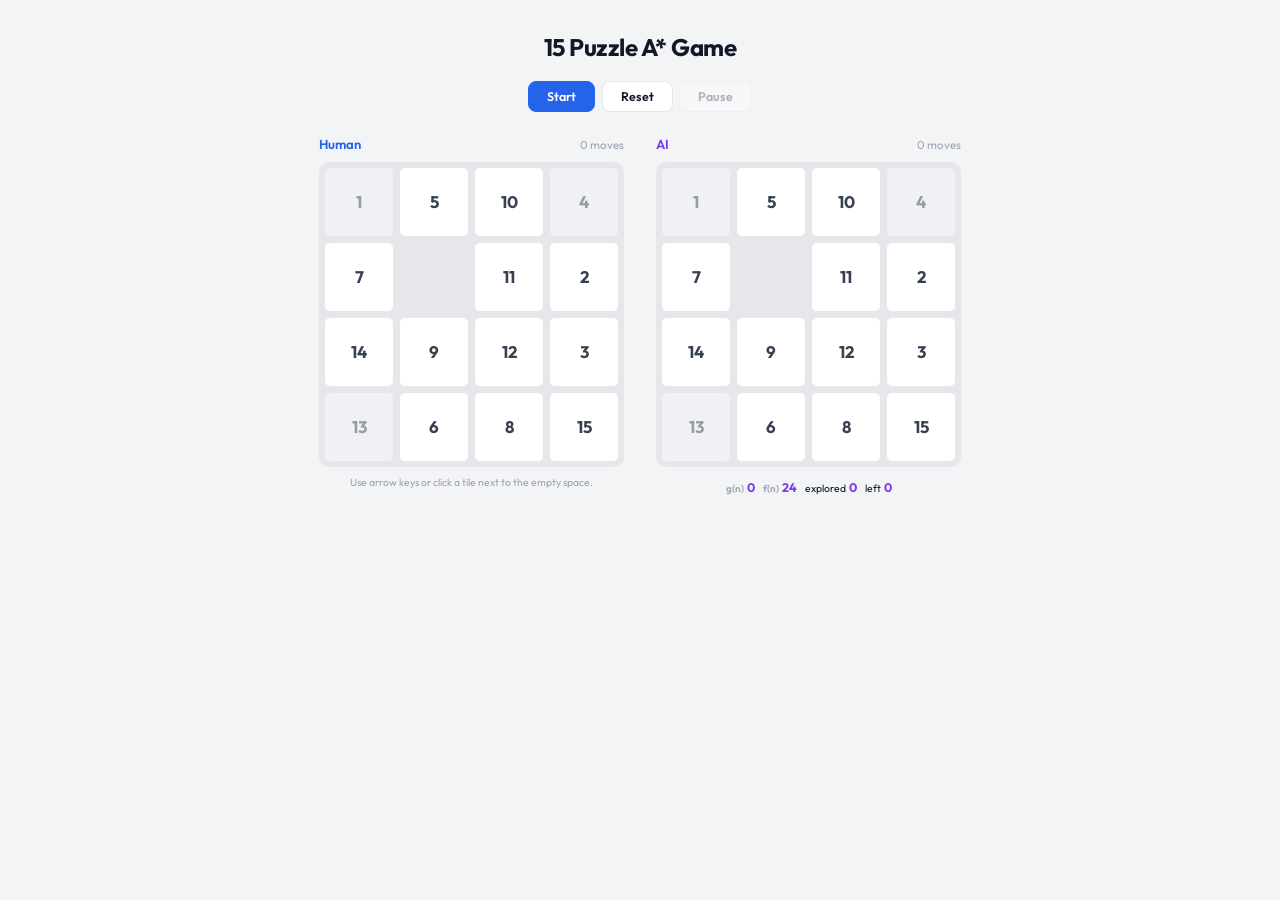
<file: A-star/15 Puzzel Game/index.html>
<!DOCTYPE html>
<html lang="en">
<head>
  <meta charset="UTF-8" />
  <meta name="viewport" content="width=device-width, initial-scale=1.0" />
  <title>15 Puzzle — Human vs AI</title>
  <link rel="stylesheet" href="style.css" />
  <link rel="preconnect" href="https://fonts.googleapis.com" />
  <link href="https://fonts.googleapis.com/css2?family=Outfit:wght@400;500;600;700&display=swap" rel="stylesheet" />
</head>
<body>

  <div class="app">

    <header>
      <h1>15 Puzzle A* Game</h1>
    </header>

    <div class="toolbar">
      <button class="btn primary" id="btn-start">Start</button>
      <button class="btn" id="btn-reset">Reset</button>
      <button class="btn" id="btn-pause" disabled>Pause</button>
    </div>

    <div class="boards">

      <!-- HUMAN -->
      <div class="side">
        <div class="side-head">
          <span class="label human">Human</span>
          <span class="moves" id="human-moves">0 moves</span>
        </div>
        <div class="grid" id="human-board"></div>
        <p class="hint" id="human-hint">Use arrow keys or click a tile next to the empty space.</p>
      </div>

      <!-- AI -->
      <div class="side">
        <div class="side-head">
          <span class="label ai">AI</span>
          <span class="moves" id="ai-moves">0 moves</span>
        </div>
        <div class="grid" id="ai-board"></div>
        <div class="stats">
          <span class="s"><b>g(n)</b> <em id="ai-gn">0</em></span>
          <span class="s"><b>f(n)</b> <em id="ai-fn">0</em></span>
          <span class="s">explored <em id="ai-total">0</em></span>
          <span class="s">left <em id="ai-left">—</em></span>
        </div>
      </div>

    </div>
  </div>

  <!-- MODAL -->
  <div class="overlay" id="overlay">
    <div class="dialog">
      <div class="dialog-emoji" id="d-emoji">🏆</div>
      <h2 id="d-title"></h2>
      <p id="d-sub"></p>
      <div class="dialog-stats" id="d-stats"></div>
      <div class="dialog-btns">
        <button class="btn primary" id="btn-again">Play Again</button>
        <button class="btn" id="btn-close">Close</button>
      </div>
    </div>
  </div>

  <script src="script.js"></script>
</body>
</html>
</file>
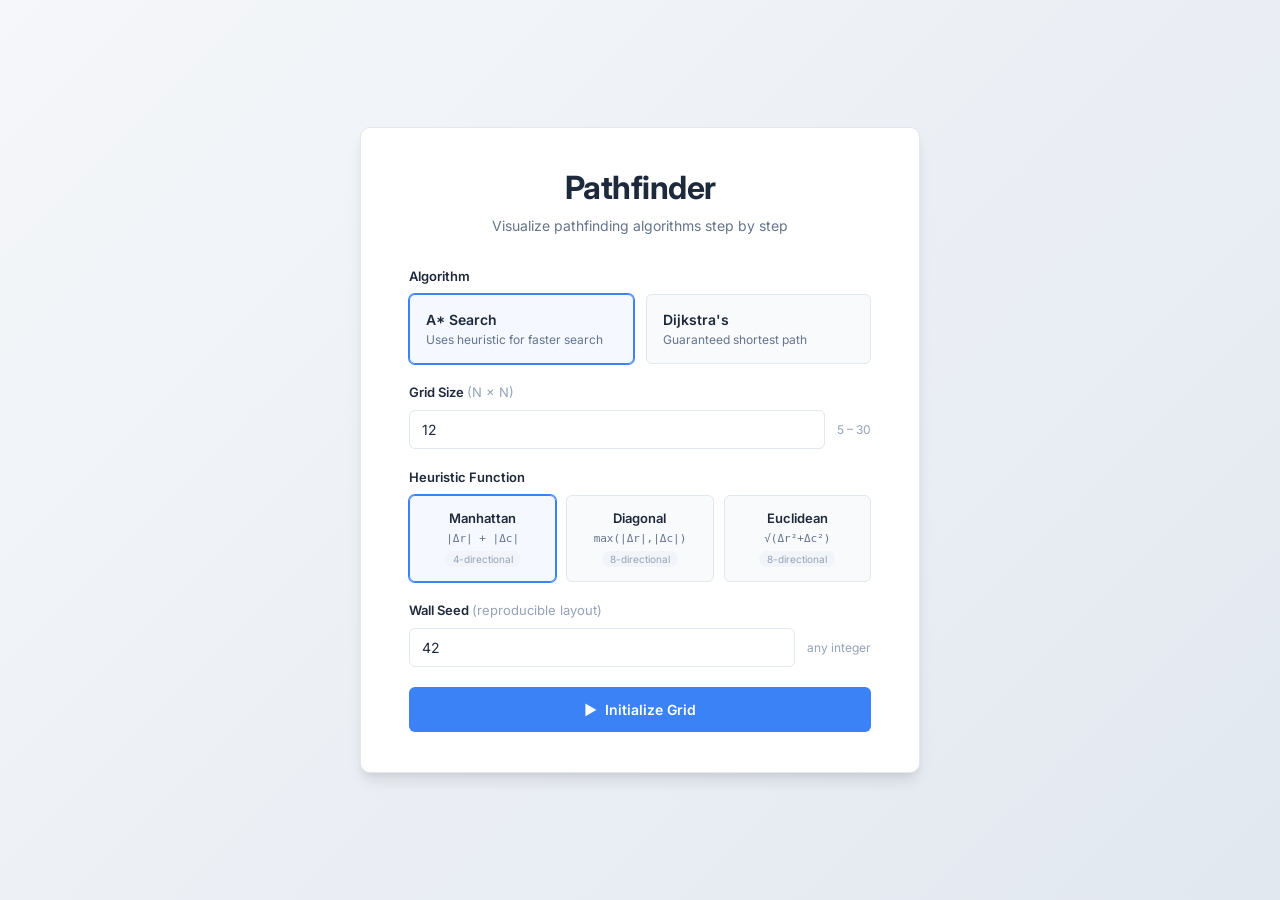
<file: A-star/A-Star Demonstration/index.html>
<!DOCTYPE html>
<html lang="en">
<head>
  <meta charset="UTF-8" />
  <meta name="viewport" content="width=device-width, initial-scale=1.0" />
  <title>Pathfinder Visualizer</title>
  <link rel="preconnect" href="https://fonts.googleapis.com" />
  <link href="https://fonts.googleapis.com/css2?family=Inter:wght@400;500;600;700&display=swap" rel="stylesheet" />
  <link rel="stylesheet" href="style.css" />
</head>
<body>

  <!-- ===================== SETUP OVERLAY ===================== -->
  <div id="setup-overlay" class="overlay">
    <div class="setup-card">
      <div class="setup-header">
        <h1>Pathfinder</h1>
        <p class="subtitle">Visualize pathfinding algorithms step by step</p>
      </div>

      <div class="setup-form">
        <!-- Algorithm Selection -->
        <div class="form-group">
          <label>Algorithm</label>
          <div class="algorithm-grid">
            <label class="algo-card">
              <input type="radio" name="algorithm" value="astar" checked />
              <div class="algo-body">
                <span class="algo-name">A* Search</span>
                <span class="algo-desc">Uses heuristic for faster search</span>
              </div>
            </label>
            <label class="algo-card">
              <input type="radio" name="algorithm" value="dijkstra" />
              <div class="algo-body">
                <span class="algo-name">Dijkstra's</span>
                <span class="algo-desc">Guaranteed shortest path</span>
              </div>
            </label>
          </div>
        </div>

        <!-- Grid Size -->
        <div class="form-group">
          <label for="grid-size">Grid Size <span class="label-hint">(N × N)</span></label>
          <div class="input-row">
            <input type="number" id="grid-size" min="5" max="30" value="12" />
            <span class="input-range">5 – 30</span>
          </div>
        </div>

        <!-- Heuristic (only for A*) -->
        <div class="form-group" id="heuristic-group">
          <label>Heuristic Function</label>
          <div class="heuristic-grid">
            <label class="h-card">
              <input type="radio" name="heuristic" value="manhattan" checked />
              <div class="h-body">
                <span class="h-name">Manhattan</span>
                <span class="h-formula">|Δr| + |Δc|</span>
                <span class="h-note">4-directional</span>
              </div>
            </label>
            <label class="h-card">
              <input type="radio" name="heuristic" value="diagonal" />
              <div class="h-body">
                <span class="h-name">Diagonal</span>
                <span class="h-formula">max(|Δr|,|Δc|)</span>
                <span class="h-note">8-directional</span>
              </div>
            </label>
            <label class="h-card">
              <input type="radio" name="heuristic" value="euclidean" />
              <div class="h-body">
                <span class="h-name">Euclidean</span>
                <span class="h-formula">√(Δr²+Δc²)</span>
                <span class="h-note">8-directional</span>
              </div>
            </label>
          </div>
        </div>

        <!-- Seed -->
        <div class="form-group">
          <label for="wall-seed">
            Wall Seed
            <span class="label-hint">(reproducible layout)</span>
          </label>
          <div class="input-row">
            <input type="number" id="wall-seed" min="1" value="42" />
            <span class="input-range">any integer</span>
          </div>
        </div>

        <button id="setup-start-btn" class="btn-launch">
          <span class="btn-icon">▶</span>
          Initialize Grid
        </button>
      </div>
    </div>
  </div>

  <!-- ===================== MAIN APP ===================== -->
  <div id="app" class="app hidden">

    <!-- Header / Controls -->
    <header class="app-header">
      <div class="header-brand">
        <div class="brand-logo" id="algo-badge">A*</div>
        <div class="brand-text">
          <span class="brand-name">Pathfinder</span>
          <span id="header-meta" class="brand-meta"></span>
        </div>
      </div>

      <div class="controls-row">
        <button id="btn-play"  class="ctrl play-btn"  title="Play (Space)">▶ Play</button>
        <button id="btn-pause" class="ctrl pause-btn" title="Pause (Space)" disabled>⏸ Pause</button>
        <button id="btn-reset" class="ctrl reset-btn" title="Reset (R)">↺ Reset</button>
        <div class="speed-group">
          <span class="speed-label">Speed</span>
          <input type="range" id="speed-slider" min="1" max="10" value="5" />
          <span id="speed-val">5</span>
        </div>
        <button id="btn-new-grid" class="ctrl new-btn" title="New Grid">⊞ New Grid</button>
      </div>
    </header>

    <!-- Legend -->
    <div class="legend-bar">
      <div class="leg-item"><span class="leg-dot ld-start"></span>Start</div>
      <div class="leg-item"><span class="leg-dot ld-goal"></span>Goal</div>
      <div class="leg-item"><span class="leg-dot ld-current"></span>Current</div>
      <div class="leg-item"><span class="leg-dot ld-exploring"></span>Exploring</div>
      <div class="leg-item"><span class="leg-dot ld-open"></span>Open</div>
      <div class="leg-item"><span class="leg-dot ld-closed"></span>Closed</div>
      <div class="leg-item"><span class="leg-dot ld-wall"></span>Wall</div>
      <div class="leg-item"><span class="leg-dot ld-path"></span>Path</div>
    </div>

    <!-- Main 3-column layout -->
    <div class="workspace">

      <!-- Left Panel: OPEN list -->
      <aside class="side-panel left-panel">
        <div class="panel-head open-head">
          <span class="ph-title">Open List</span>
          <span id="open-count" class="ph-count">0</span>
        </div>
        <div class="list-cols" id="list-header">
          <span>Node</span><span>g</span><span>h</span><span>f</span>
        </div>
        <div id="open-list" class="node-list"></div>
      </aside>

      <!-- Center: Grid + Status -->
      <main class="grid-area" id="grid-area">
        <div id="grid-container"></div>
        <div class="status-bar">
          <span id="status-text">Ready — press Play to begin.</span>
          <span id="step-counter">Step: 0</span>
        </div>
      </main>

      <!-- Right Panel: CLOSED list -->
      <aside class="side-panel right-panel">
        <div class="panel-head closed-head">
          <span class="ph-title">Closed List</span>
          <span id="closed-count" class="ph-count">0</span>
        </div>
        <div class="list-cols" id="list-header-right">
          <span>Node</span><span>g</span><span>h</span><span>f</span>
        </div>
        <div id="closed-list" class="node-list"></div>
      </aside>

    </div><!-- /workspace -->
  </div><!-- /app -->

  <!-- Floating tooltip -->
  <div id="tooltip" class="tooltip hidden"></div>

  <script src="script.js"></script>
</body>
</html>
</file>
<file: A-star/15 Puzzel Game/style.css>
/* ── Reset & Variables ──────────────────── */
*, *::before, *::after { box-sizing: border-box; margin: 0; padding: 0; }

:root {
  --bg:      #f3f4f6;
  --card:    #ffffff;
  --border:  #e5e7eb;
  --text:    #111827;
  --muted:   #9ca3af;
  --human:   #2563eb;
  --ai:      #7c3aed;
  --gold:    #d97706;
  --green:   #16a34a;
  --tile:    70px;
  --gap:     5px;
  --radius:  10px;
  --font:    'Outfit', -apple-system, BlinkMacSystemFont, sans-serif;
}

body {
  background: var(--bg);
  color: var(--text);
  font-family: var(--font);
  min-height: 100vh;
}

/* ── Layout ─────────────────────────────── */
.app {
  max-width: 780px;
  margin: 0 auto;
  padding: 2rem 1rem 3rem;
  display: flex;
  flex-direction: column;
  align-items: center;
}

header { text-align: center; margin-bottom: 1.2rem; }
header h1 { font-size: 1.5rem; font-weight: 700; letter-spacing: -0.02em; }
header p  { font-size: 0.78rem; color: var(--muted); margin-top: 2px; }

/* ── Toolbar ────────────────────────────── */
.toolbar {
  display: flex;
  gap: 0.4rem;
  margin-bottom: 1.5rem;
}

.btn {
  font-family: var(--font);
  font-size: 0.78rem;
  font-weight: 600;
  padding: 7px 18px;
  border-radius: 8px;
  border: 1px solid var(--border);
  background: var(--card);
  color: var(--text);
  cursor: pointer;
  transition: background 0.12s;
}
.btn:disabled { opacity: 0.3; cursor: default; }
.btn:hover:not(:disabled) { background: #f9fafb; }
.btn.primary {
  background: var(--human);
  color: #fff;
  border-color: var(--human);
}
.btn.primary:hover:not(:disabled) { background: #1d4ed8; }

/* ── Boards ─────────────────────────────── */
.boards {
  display: flex;
  gap: 2rem;
  flex-wrap: wrap;
  justify-content: center;
}

.side {
  display: flex;
  flex-direction: column;
  align-items: center;
  gap: 0.6rem;
}

.side-head {
  display: flex;
  justify-content: space-between;
  align-items: center;
  width: 100%;
}

.label {
  font-size: 0.82rem;
  font-weight: 600;
}
.label.human { color: var(--human); }
.label.ai    { color: var(--ai); }

.moves {
  font-size: 0.72rem;
  color: var(--muted);
}

.grid {
  display: grid;
  grid-template-columns: repeat(4, var(--tile));
  grid-template-rows: repeat(4, var(--tile));
  gap: var(--gap);
  padding: var(--gap);
  background: #e5e7eb;
  border-radius: var(--radius);
}

/* ── Tiles ──────────────────────────────── */
.t {
  display: flex;
  align-items: center;
  justify-content: center;
  border-radius: 6px;
  font-family: var(--font);
  font-weight: 700;
  font-size: 1.05rem;
  background: var(--card);
  color: #374151;
  border: 1px solid var(--border);
  user-select: none;
  transition: transform 0.12s, background 0.12s, color 0.12s;
}
.t.ok  { opacity: 0.45; }
.t.blank {
  background: transparent !important;
  border-color: transparent !important;
  color: transparent;
}

/* Human movable */
.t.go {
  color: var(--human);
  border-color: var(--human);
  cursor: pointer;
}
.t.go:hover {
  transform: translateY(-1px);
  box-shadow: 0 3px 8px rgba(37,99,235,0.15);
}
.t.pop {
  background: var(--human);
  color: #fff;
  border-color: var(--human);
  animation: pop 0.2s ease;
}

/* AI step */
.t.aipop {
  background: var(--ai);
  color: #fff;
  border-color: var(--ai);
  animation: pop 0.2s ease;
}

/* Solved */
.t.done {
  background: var(--green) !important;
  color: #fff !important;
  border-color: var(--green) !important;
}

@keyframes pop {
  0%   { transform: scale(1.08); }
  60%  { transform: scale(0.96); }
  100% { transform: scale(1); }
}

.hint {
  font-size: 0.65rem;
  color: var(--muted);
  text-align: center;
  min-height: 1em;
}

/* ── A* Stats ───────────────────────────── */
.stats {
  display: flex;
  gap: 0.5rem;
  flex-wrap: wrap;
  justify-content: center;
  padding: 0.2rem 0.5rem;
  background: transparent;
  border-radius: 4px;
  font-size: 0.65rem;
}
.stats .s {
  display: flex;
  align-items: baseline;
  gap: 3px;
}
.stats .s b {
  font-weight: 600;
  color: var(--muted);
  font-size: 0.62rem;
}
.stats .s em {
  font-style: normal;
  font-weight: 700;
  color: var(--ai);
  font-size: 0.78rem;
}

/* ── Modal ──────────────────────────────── */
.overlay {
  position: fixed;
  inset: 0;
  background: rgba(0,0,0,0.3);
  backdrop-filter: blur(4px);
  display: flex;
  align-items: center;
  justify-content: center;
  opacity: 0;
  pointer-events: none;
  transition: opacity 0.2s;
  z-index: 50;
}
.overlay.open { opacity: 1; pointer-events: auto; }

.dialog {
  background: var(--card);
  border: 1px solid var(--border);
  border-radius: 14px;
  padding: 2rem 1.6rem;
  max-width: 380px;
  width: 90%;
  text-align: center;
  box-shadow: 0 16px 48px rgba(0,0,0,0.1);
  transform: scale(0.94);
  transition: transform 0.25s cubic-bezier(0.34,1.56,0.64,1);
}
.overlay.open .dialog { transform: scale(1); }

.dialog-emoji { font-size: 2.4rem; margin-bottom: 0.2rem; }
.dialog h2  { font-size: 1.3rem; font-weight: 700; margin-bottom: 0.15rem; }
.dialog p   { font-size: 0.75rem; color: var(--muted); margin-bottom: 1rem; }

.dialog-stats {
  display: flex;
  gap: 0.6rem;
  justify-content: center;
  margin-bottom: 1.2rem;
}
.dc {
  flex: 1;
  padding: 0.6rem;
  border-radius: 8px;
  border: 1px solid var(--border);
  text-align: left;
  font-size: 0.72rem;
  color: var(--muted);
}
.dc.win { border-color: var(--gold); background: #fffbeb; }
.dc.lose { opacity: 0.45; }
.dc strong { color: var(--text); }

.dialog-btns { display: flex; gap: 0.4rem; justify-content: center; }

/* ── Responsive ─────────────────────────── */
@media (max-width: 700px) {
  :root { --tile: 56px; }
  .boards { gap: 1.5rem; }
}
@media (max-width: 480px) {
  :root { --tile: 48px; }
  header h1 { font-size: 1.2rem; }
}
</file>
<file: A-star/A-Star Demonstration/style.css>
/* ============================================================
   Pathfinder Visualizer — Light Mode Theme
   Font: Inter (clean, modern, readable)
   ============================================================ */

:root {
  /* Backgrounds - Light */
  --bg-root:    #f5f7fa;
  --bg-mid:     #ffffff;
  --bg-panel:   #ffffff;
  --bg-card:    #f8fafc;
  --bg-input:   #ffffff;
  --bg-hover:   #f1f5f9;

  /* Borders */
  --bd:         #e2e8f0;
  --bd-dark:    #cbd5e1;

  /* Text */
  --tx-hi:      #1e293b;
  --tx-mid:     #64748b;
  --tx-dim:     #94a3b8;

  /* Cell colors - softer, clean */
  --c-start:    #22c55e;
  --c-goal:     #ef4444;
  --c-current:  #f59e0b;
  --c-exploring:#06b6d4;
  --c-open:     #3b82f6;
  --c-closed:   #fbbf24;
  --c-wall:     #475569;
  --c-path:     #a855f8;
  --c-default:  #ffffff;

  /* Shadows */
  --shadow-sm:  0 1px 2px rgba(0, 0, 0, 0.05);
  --shadow:     0 1px 3px rgba(0, 0, 0, 0.1), 0 1px 2px rgba(0, 0, 0, 0.06);
  --shadow-md:  0 4px 6px -1px rgba(0, 0, 0, 0.1), 0 2px 4px -1px rgba(0, 0, 0, 0.06);
  --shadow-lg:  0 10px 15px -3px rgba(0, 0, 0, 0.1), 0 4px 6px -2px rgba(0, 0, 0, 0.05);

  /* Typography */
  --font: 'Inter', -apple-system, BlinkMacSystemFont, 'Segoe UI', sans-serif;

  /* Misc */
  --radius: 6px;
  --radius-lg: 10px;
  --trans: 0.15s ease;
}

/* Reset */
*, *::before, *::after { box-sizing: border-box; margin: 0; padding: 0; }

body {
  font-family: var(--font);
  background: var(--bg-root);
  color: var(--tx-hi);
  min-height: 100vh;
  overflow: hidden;
}

.hidden { display: none !important; }

/* ============================================================
   SETUP OVERLAY
   ============================================================ */

.overlay {
  position: fixed;
  inset: 0;
  display: flex;
  align-items: center;
  justify-content: center;
  background: linear-gradient(135deg, #f5f7fa 0%, #e2e8f0 100%);
  z-index: 999;
}

.setup-card {
  background: var(--bg-mid);
  border: 1px solid var(--bd);
  border-radius: var(--radius-lg);
  padding: 40px 48px;
  width: min(560px, 92vw);
  box-shadow: var(--shadow-lg);
  animation: cardIn 0.4s ease;
}

@keyframes cardIn {
  from { opacity: 0; transform: translateY(20px); }
  to   { opacity: 1; transform: none; }
}

/* Header */
.setup-header {
  text-align: center;
  margin-bottom: 32px;
}

.setup-header h1 {
  font-size: 32px;
  font-weight: 700;
  color: var(--tx-hi);
  margin-bottom: 8px;
  letter-spacing: -0.5px;
}

.subtitle {
  font-size: 14px;
  color: var(--tx-mid);
  line-height: 1.5;
}

/* Form */
.form-group { margin-bottom: 20px; }

.form-group > label {
  display: block;
  font-size: 13px;
  font-weight: 600;
  color: var(--tx-hi);
  margin-bottom: 10px;
}

.label-hint {
  font-weight: 400;
  color: var(--tx-dim);
}

.input-row {
  display: flex;
  align-items: center;
  gap: 12px;
}

.input-row input {
  flex: 1;
  background: var(--bg-input);
  border: 1px solid var(--bd);
  border-radius: var(--radius);
  color: var(--tx-hi);
  font-family: var(--font);
  font-size: 14px;
  padding: 10px 12px;
  outline: none;
  transition: var(--trans);
}

.input-row input:focus {
  border-color: var(--c-open);
  box-shadow: 0 0 0 3px rgba(59, 130, 246, 0.1);
}

.input-range {
  font-size: 12px;
  color: var(--tx-dim);
  white-space: nowrap;
}

/* Algorithm selection */
.algorithm-grid {
  display: grid;
  grid-template-columns: repeat(2, 1fr);
  gap: 12px;
}

.algo-card { cursor: pointer; position: relative; }

.algo-card input[type="radio"] {
  position: absolute;
  opacity: 0;
  pointer-events: none;
}

.algo-body {
  display: flex;
  flex-direction: column;
  gap: 4px;
  padding: 16px;
  background: var(--bg-card);
  border: 1px solid var(--bd);
  border-radius: var(--radius);
  transition: var(--trans);
}

.algo-card input:checked + .algo-body {
  border-color: var(--c-open);
  background: rgba(59, 130, 246, 0.05);
  box-shadow: 0 0 0 1px var(--c-open);
}

.algo-card:hover .algo-body {
  border-color: var(--bd-dark);
  background: var(--bg-hover);
}

.algo-name {
  font-size: 14px;
  font-weight: 600;
  color: var(--tx-hi);
}

.algo-desc {
  font-size: 12px;
  color: var(--tx-mid);
}

/* Heuristic radio cards */
.heuristic-grid {
  display: grid;
  grid-template-columns: repeat(3, 1fr);
  gap: 10px;
}

.h-card { cursor: pointer; position: relative; }

.h-card input[type="radio"] {
  position: absolute;
  opacity: 0;
  pointer-events: none;
}

.h-body {
  display: flex;
  flex-direction: column;
  align-items: center;
  gap: 6px;
  padding: 14px 10px;
  background: var(--bg-card);
  border: 1px solid var(--bd);
  border-radius: var(--radius);
  text-align: center;
  transition: var(--trans);
}

.h-card input:checked + .h-body {
  border-color: var(--c-open);
  background: rgba(59, 130, 246, 0.05);
  box-shadow: 0 0 0 1px var(--c-open);
}

.h-card:hover .h-body {
  border-color: var(--bd-dark);
  background: var(--bg-hover);
}

.h-name { font-size: 13px; font-weight: 600; color: var(--tx-hi); }

.h-formula {
  font-size: 11px;
  color: var(--tx-mid);
  font-family: 'SF Mono', Monaco, monospace;
}

.h-note {
  font-size: 10px;
  color: var(--tx-dim);
  background: var(--bg-hover);
  border-radius: 8px;
  padding: 2px 8px;
}

/* Launch button */
.btn-launch {
  width: 100%;
  margin-top: 8px;
  padding: 14px;
  background: var(--c-open);
  border: none;
  border-radius: var(--radius);
  color: white;
  font-family: var(--font);
  font-size: 14px;
  font-weight: 600;
  cursor: pointer;
  display: flex;
  align-items: center;
  justify-content: center;
  gap: 8px;
  transition: var(--trans);
}

.btn-launch:hover {
  background: #2563eb;
  transform: translateY(-1px);
  box-shadow: var(--shadow-md);
}

.btn-icon { font-size: 14px; }

/* ============================================================
   MAIN APP
   ============================================================ */

.app {
  display: flex;
  flex-direction: column;
  height: 100vh;
  overflow: hidden;
}

/* Header */
.app-header {
  display: flex;
  align-items: center;
  justify-content: space-between;
  padding: 12px 20px;
  background: var(--bg-panel);
  border-bottom: 1px solid var(--bd);
  flex-shrink: 0;
  gap: 16px;
  flex-wrap: wrap;
  box-shadow: var(--shadow-sm);
}

.header-brand {
  display: flex;
  align-items: center;
  gap: 12px;
}

.brand-logo {
  width: 40px;
  height: 40px;
  background: var(--c-open);
  border-radius: var(--radius);
  display: flex;
  align-items: center;
  justify-content: center;
  font-size: 16px;
  font-weight: 700;
  color: white;
}

.brand-name {
  display: block;
  font-size: 15px;
  font-weight: 600;
  color: var(--tx-hi);
}

.brand-meta {
  display: block;
  font-size: 12px;
  color: var(--tx-mid);
}

/* Controls row */
.controls-row {
  display: flex;
  align-items: center;
  gap: 8px;
  flex-wrap: wrap;
}

.ctrl {
  font-family: var(--font);
  font-size: 13px;
  font-weight: 500;
  padding: 8px 14px;
  border-radius: var(--radius);
  border: 1px solid var(--bd);
  background: var(--bg-mid);
  color: var(--tx-hi);
  cursor: pointer;
  transition: var(--trans);
}

.ctrl:disabled {
  opacity: 0.4;
  cursor: not-allowed;
}

.ctrl:not(:disabled):hover {
  background: var(--bg-hover);
  border-color: var(--bd-dark);
  transform: translateY(-1px);
  box-shadow: var(--shadow);
}

.play-btn {
  border-color: var(--c-start);
  color: var(--c-start);
  background: rgba(34, 197, 94, 0.08);
}

.pause-btn {
  border-color: var(--c-current);
  color: var(--c-current);
  background: rgba(245, 158, 11, 0.08);
}

.reset-btn {
  border-color: var(--c-goal);
  color: var(--c-goal);
  background: rgba(239, 68, 68, 0.08);
}

.new-btn {
  border-color: var(--bd);
}

/* Speed control */
.speed-group {
  display: flex;
  align-items: center;
  gap: 10px;
  padding: 0 12px;
  border-left: 1px solid var(--bd);
  margin-left: 4px;
}

.speed-label {
  font-size: 12px;
  font-weight: 500;
  color: var(--tx-mid);
}

#speed-slider {
  -webkit-appearance: none;
  width: 90px;
  height: 4px;
  background: var(--bd);
  border-radius: 2px;
  outline: none;
  cursor: pointer;
}

#speed-slider::-webkit-slider-thumb {
  -webkit-appearance: none;
  width: 14px;
  height: 14px;
  background: var(--c-open);
  border-radius: 50%;
  cursor: pointer;
  box-shadow: 0 1px 3px rgba(0,0,0,0.2);
}

#speed-val {
  font-size: 13px;
  color: var(--tx-hi);
  font-weight: 600;
  min-width: 18px;
  text-align: right;
}

/* Legend */
.legend-bar {
  display: flex;
  align-items: center;
  gap: 16px;
  padding: 10px 20px;
  background: var(--bg-mid);
  border-bottom: 1px solid var(--bd);
  flex-shrink: 0;
  overflow-x: auto;
}

.legend-bar::-webkit-scrollbar { height: 3px; }
.legend-bar::-webkit-scrollbar-thumb { background: var(--bd); border-radius: 2px; }

.leg-item {
  display: flex;
  align-items: center;
  gap: 6px;
  font-size: 12px;
  color: var(--tx-mid);
  white-space: nowrap;
}

.leg-dot {
  width: 12px;
  height: 12px;
  border-radius: 2px;
  display: inline-block;
  flex-shrink: 0;
}

.ld-start    { background: var(--c-start); }
.ld-goal     { background: var(--c-goal); }
.ld-current  { background: var(--c-current); }
.ld-exploring{ background: var(--c-exploring); }
.ld-open     { background: var(--c-open); }
.ld-closed   { background: var(--c-closed); }
.ld-wall     { background: var(--c-wall); }
.ld-path     { background: var(--c-path); }

/* Workspace */
.workspace {
  display: flex;
  flex: 1;
  overflow: hidden;
}

/* Side Panels */
.side-panel {
  width: 200px;
  flex-shrink: 0;
  display: flex;
  flex-direction: column;
  overflow: hidden;
  background: var(--bg-panel);
  border-right: 1px solid var(--bd);
}

.right-panel {
  border-right: none;
  border-left: 1px solid var(--bd);
}

.panel-head {
  display: flex;
  align-items: center;
  gap: 8px;
  padding: 12px 14px;
  border-bottom: 1px solid var(--bd);
  font-size: 13px;
  font-weight: 600;
  color: var(--tx-hi);
  flex-shrink: 0;
  background: var(--bg-card);
}

.ph-title { flex: 1; }

.ph-count {
  background: var(--bg-hover);
  border-radius: 8px;
  padding: 2px 8px;
  font-size: 11px;
  font-weight: 600;
  color: var(--tx-mid);
}

/* Column headers */
.list-cols {
  display: grid;
  grid-template-columns: 2fr 1fr 1fr 1fr;
  padding: 8px 14px;
  font-size: 11px;
  font-weight: 600;
  color: var(--tx-dim);
  border-bottom: 1px solid var(--bd);
  flex-shrink: 0;
  background: var(--bg-card);
}

/* Scrollable list */
.node-list {
  flex: 1;
  overflow-y: auto;
  overflow-x: hidden;
}

.node-list::-webkit-scrollbar { width: 4px; }
.node-list::-webkit-scrollbar-thumb { background: var(--bd); border-radius: 2px; }

/* List entries */
.list-row {
  display: grid;
  grid-template-columns: 2fr 1fr 1fr 1fr;
  padding: 6px 14px;
  font-size: 11px;
  color: var(--tx-mid);
  border-bottom: 1px solid var(--bg-hover);
}

.list-row:hover {
  background: var(--bg-hover);
  color: var(--tx-hi);
}

.list-row.is-current {
  color: var(--c-current);
  background: rgba(245, 158, 11, 0.08);
  border-left: 2px solid var(--c-current);
}

.list-row .pos { color: var(--tx-hi); font-weight: 600; }

/* Grid Area */
.grid-area {
  flex: 1;
  display: flex;
  flex-direction: column;
  align-items: center;
  justify-content: center;
  overflow: hidden;
  padding: 16px;
  gap: 12px;
  background: var(--bg-root);
  position: relative;
}

/* Grid container */
#grid-container {
  display: inline-grid;
  gap: 2px;
  padding: 4px;
  background: var(--bg-mid);
  border-radius: var(--radius);
  border: 1px solid var(--bd);
  box-shadow: var(--shadow);
}

/* Individual Cells */
.cell {
  display: flex;
  align-items: center;
  justify-content: center;
  border-radius: 2px;
  border: 1px solid var(--bd);
  background: var(--c-default);
  color: var(--tx-dim);
  font-size: 8px;
  font-weight: 600;
  cursor: pointer;
  user-select: none;
  position: relative;
  transition: all 0.1s ease;
}

.cell:not(.wall):hover {
  border-color: var(--bd-dark);
  background: var(--bg-hover);
}

/* WALL */
.cell.wall {
  background: var(--c-wall);
  border-color: var(--c-wall);
  color: transparent;
  cursor: default;
}

/* START */
.cell.start {
  background: var(--c-start);
  border-color: var(--c-start);
  color: white;
  font-weight: 700;
}

/* GOAL */
.cell.goal {
  background: var(--c-goal);
  border-color: var(--c-goal);
  color: white;
  font-weight: 700;
}

/* OPEN */
.cell.open {
  background: rgba(59, 130, 246, 0.25);
  border-color: var(--c-open);
  color: var(--c-open);
}

/* CLOSED */
.cell.closed {
  background: rgba(251, 191, 36, 0.2);
  border-color: rgba(251, 191, 36, 0.5);
  color: #d97706;
}

/* CURRENT (q) */
.cell.current {
  background: var(--c-current);
  border-color: var(--c-current);
  color: white;
  animation: pulse-current 0.6s ease-in-out infinite alternate;
  z-index: 2;
}

@keyframes pulse-current {
  from { transform: scale(1); }
  to   { transform: scale(1.08); }
}

/* EXPLORING NEIGHBOR */
.cell.exploring {
  background: var(--c-exploring);
  border-color: var(--c-exploring);
  color: white;
  animation: pop-explore 0.2s ease;
}

@keyframes pop-explore {
  0%   { transform: scale(1); }
  50%  { transform: scale(1.15); }
  100% { transform: scale(1); }
}

/* PATH */
.cell.path {
  background: var(--c-path);
  border-color: var(--c-path);
  color: white;
  animation: path-in 0.3s ease;
  z-index: 1;
}

@keyframes path-in {
  0%   { transform: scale(0.7); opacity: 0.4; }
  100% { transform: scale(1);  opacity: 1; }
}

/* Status Bar */
.status-bar {
  display: flex;
  justify-content: space-between;
  align-items: center;
  width: 100%;
  max-width: 700px;
  padding: 8px 14px;
  background: var(--bg-panel);
  border-radius: var(--radius);
  border: 1px solid var(--bd);
  box-shadow: var(--shadow-sm);
}

#status-text {
  font-size: 13px;
  color: var(--tx-mid);
}

#step-counter {
  font-size: 12px;
  color: var(--tx-dim);
  background: var(--bg-card);
  padding: 4px 10px;
  border-radius: var(--radius);
  border: 1px solid var(--bd);
}

/* Tooltip */
.tooltip {
  position: fixed;
  background: var(--bg-mid);
  border: 1px solid var(--bd);
  border-radius: var(--radius);
  padding: 10px 14px;
  font-size: 12px;
  line-height: 1.8;
  color: var(--tx-hi);
  pointer-events: none;
  z-index: 9999;
  box-shadow: var(--shadow-lg);
  min-width: 140px;
  animation: tip-in 0.12s ease;
}

@keyframes tip-in {
  from { opacity: 0; transform: translateY(4px); }
  to   { opacity: 1; transform: none; }
}

.tip-title {
  font-size: 12px;
  font-weight: 600;
  color: var(--tx-hi);
  padding-bottom: 6px;
  margin-bottom: 4px;
  border-bottom: 1px solid var(--bd);
}

.tip-row {
  display: flex;
  justify-content: space-between;
  gap: 20px;
}

.tip-lbl { color: var(--tx-mid); }
.tip-val { color: var(--tx-hi); font-weight: 600; }

/* Responsive */
@media (max-width: 900px) {
  .side-panel { width: 160px; }
  .setup-card { padding: 32px 36px; }
}

@media (max-width: 700px) {
  .side-panel { display: none; }
  .app-header { flex-direction: column; align-items: flex-start; }
  .setup-card { padding: 28px 20px; }
  .heuristic-grid, .algorithm-grid { grid-template-columns: 1fr; }
}
</file>
